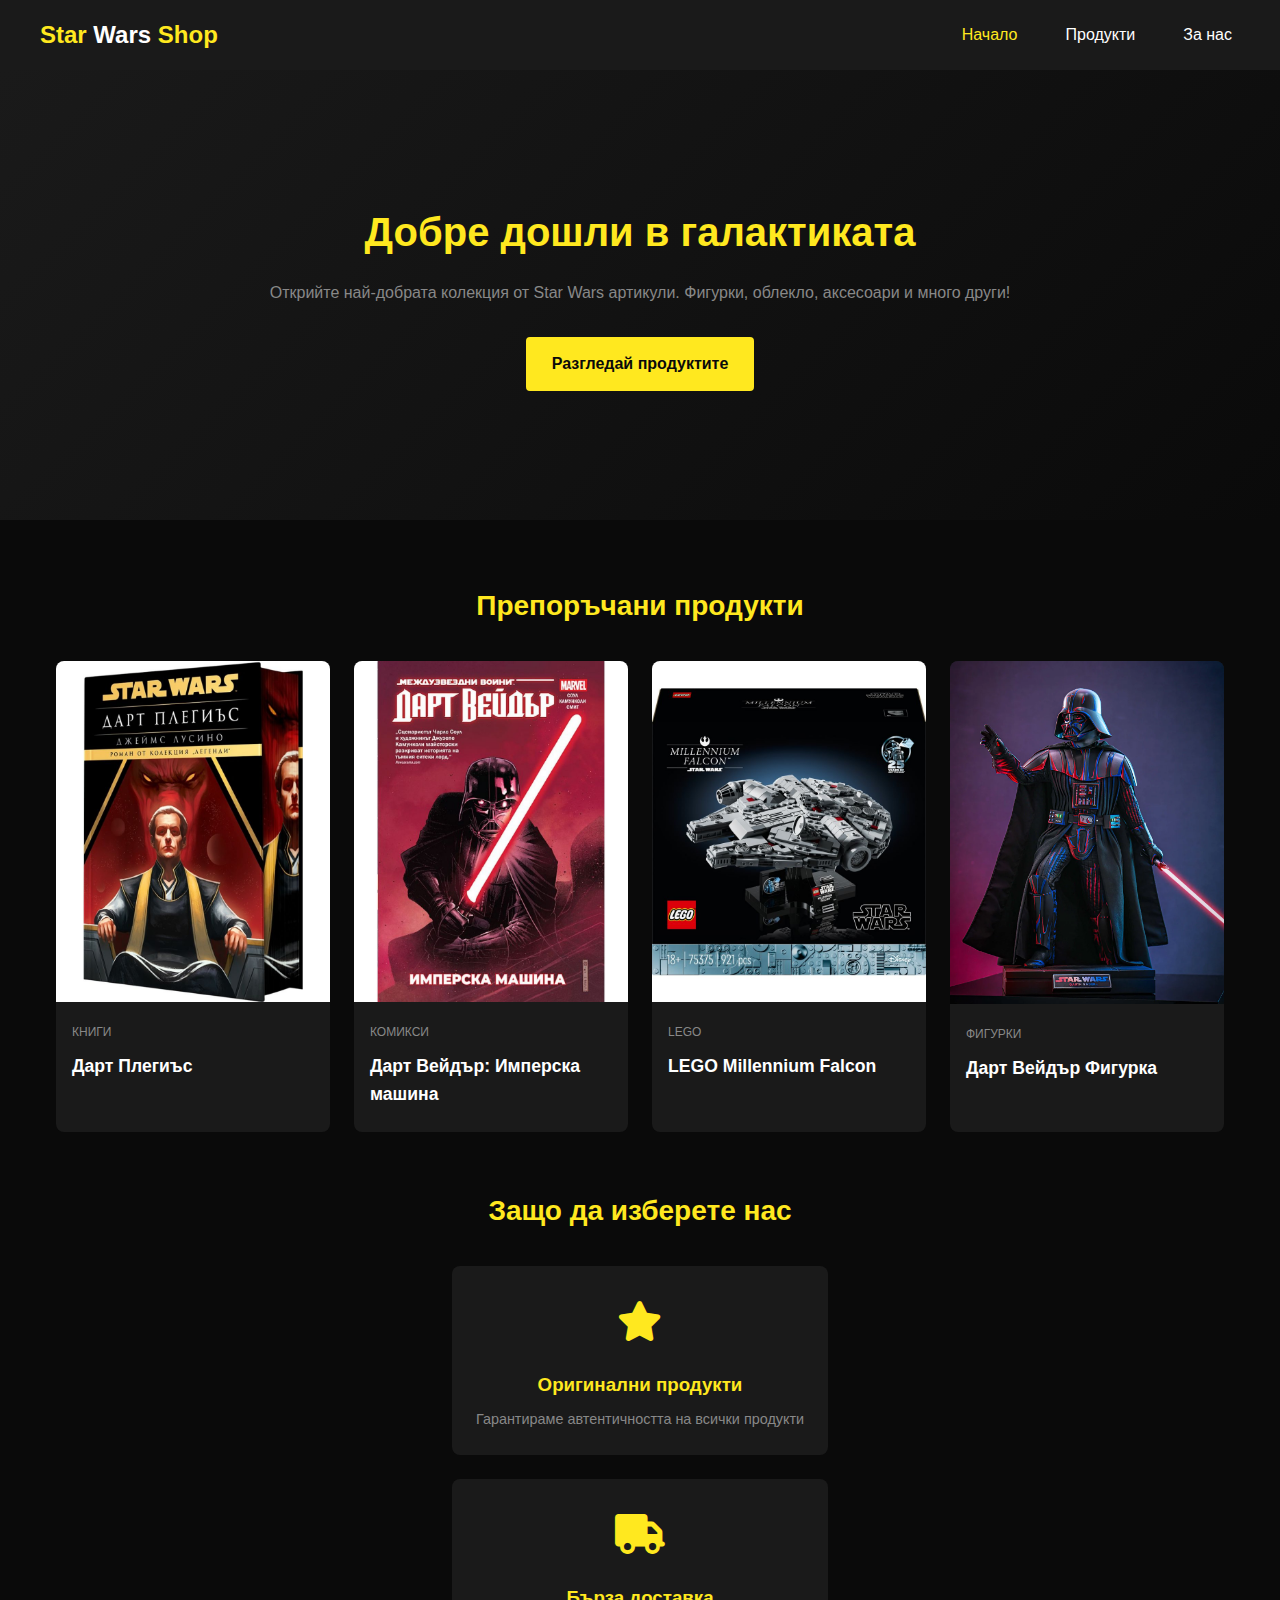
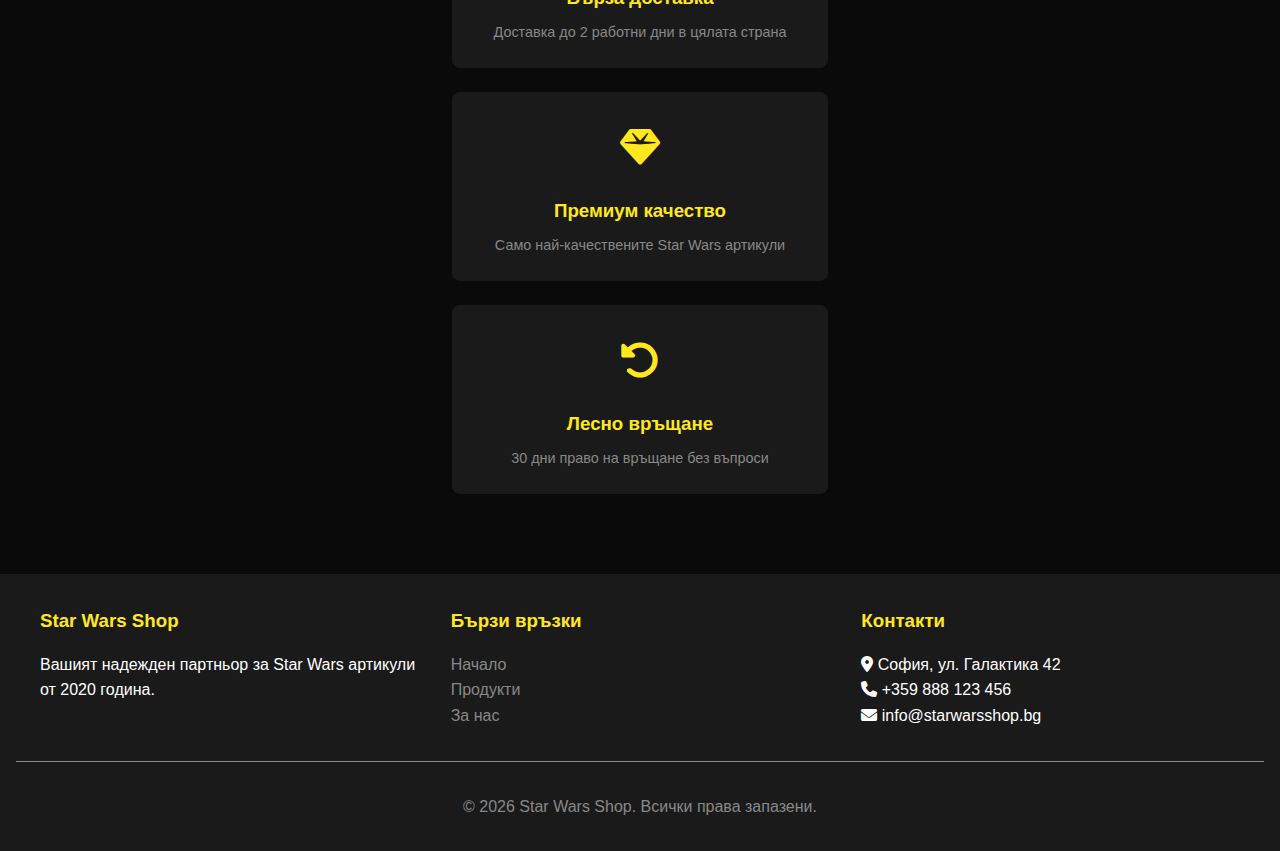
<file: index.html>
<!DOCTYPE html>
<html lang="bg">
<head>
    <meta charset="UTF-8">
    <meta name="viewport" content="width=device-width, initial-scale=1.0">
    <meta name="description" content="Star Wars Shop - Магазин за оригинални Star Wars артикули, фигурки, облекло и аксесоари">
    <meta name="keywords" content="Star Wars, магазин, фигурки, облекло, аксесоари, мърчандайз">
    <meta name="author" content="Star Wars Shop">
    <title>Star Wars Shop - Начало</title>
    <link rel="stylesheet" href="https://cdnjs.cloudflare.com/ajax/libs/font-awesome/6.5.1/css/all.min.css">
    <link rel="stylesheet" href="css/styles.css">
</head>
<body>
    <!-- Header with Navigation -->
    <header>
        <nav class="nav-container">
            <a href="index.html" class="logo">Star <span>Wars</span> Shop</a>
            
            <ul class="nav-menu">
                <li><a href="index.html" class="active">Начало</a></li>
                <li><a href="products.html">Продукти</a></li>
                <li><a href="about.html">За нас</a></li>
            </ul>
        </nav>
    </header>

    <section class="hero">
        <div class="hero-content">
            <h1>Добре дошли в галактиката</h1>
            <p>Открийте най-добрата колекция от Star Wars артикули. Фигурки, облекло, аксесоари и много други!</p>
            <a href="products.html" class="btn btn-primary">Разгледай продуктите</a>
        </div>
    </section>

    <main>
        <section id="featured">
            <h2 class="section-title">Препоръчани продукти</h2>
            
            <div class="products-grid">
                <article class="product-card" data-id="1" data-category="books" data-description="Разкрийте тъмната история на Дарт Плегиъс - Ситският лорд, който обучи Дарт Сидиъс. Роман от колекция 'Легенди' от Джеймс Лусино.">
                    <div class="product-image"><img src="images/darth-plegius.png" alt="Дарт Плегиъс"></div>
                    <div class="product-info">
                        <span class="product-category">Книги</span>
                        <h3 class="product-name">Дарт Плегиъс</h3>
                    </div>
                </article>

                <article class="product-card" data-id="4" data-category="comics" data-description="Първи том от поредицата комикси на Marvel за Дарт Вейдър. 'Имперска машина' разказва за възхода на тъмния лорд след събитията от Епизод III.">
                    <div class="product-image"><img src="images/darth-vader-tom-1.png" alt="Дарт Вейдър: Имперска машина"></div>
                    <div class="product-info">
                        <span class="product-category">Комикси</span>
                        <h3 class="product-name">Дарт Вейдър: Имперска машина</h3>
                    </div>
                </article>

                <article class="product-card" data-id="9" data-category="lego" data-description="LEGO Star Wars Millennium Falcon (75375) - юбилейно издание за 25 години LEGO Star Wars. 921 части, възраст 18+. Включва мини фигурки.">
                    <div class="product-image"><img src="images/milenium-falcon-lego.jpg" alt="LEGO Millennium Falcon"></div>
                    <div class="product-info">
                        <span class="product-category">LEGO</span>
                        <h3 class="product-name">LEGO Millennium Falcon</h3>
                    </div>
                </article>

                <article class="product-card" data-id="10" data-category="figures" data-description="Премиум колекционерска фигурка на Дарт Вейдър с невероятни детайли. Включва светещ светлинен меч и дисплей стойка.">
                    <div class="product-image"><img src="images/darth-vader-figure.png" alt="Дарт Вейдър Фигурка"></div>
                    <div class="product-info">
                        <span class="product-category">Фигурки</span>
                        <h3 class="product-name">Дарт Вейдър Фигурка</h3>
                    </div>
                </article>
            </div>
        </section>

        <section id="features">
            <h2 class="section-title">Защо да изберете нас</h2>
            
            <div class="features-grid">
                <div class="feature-card">
                    <div class="feature-icon"><i class="fas fa-star"></i></div>
                    <h3>Оригинални продукти</h3>
                    <p>Гарантираме автентичността на всички продукти</p>
                </div>

                <div class="feature-card">
                    <div class="feature-icon"><i class="fas fa-truck"></i></div>
                    <h3>Бърза доставка</h3>
                    <p>Доставка до 2 работни дни в цялата страна</p>
                </div>

                <div class="feature-card">
                    <div class="feature-icon"><i class="fas fa-gem"></i></div>
                    <h3>Премиум качество</h3>
                    <p>Само най-качествените Star Wars артикули</p>
                </div>

                <div class="feature-card">
                    <div class="feature-icon"><i class="fas fa-rotate-left"></i></div>
                    <h3>Лесно връщане</h3>
                    <p>30 дни право на връщане без въпроси</p>
                </div>
            </div>
        </section>
    </main>

    <footer>
        <div class="footer-content">
            <div class="footer-section">
                <h3>Star Wars Shop</h3>
                <p>Вашият надежден партньор за Star Wars артикули от 2020 година.</p>
            </div>

            <div class="footer-section">
                <h3>Бързи връзки</h3>
                <ul>
                    <li><a href="index.html">Начало</a></li>
                    <li><a href="products.html">Продукти</a></li>
                    <li><a href="about.html">За нас</a></li>
                </ul>
            </div>

            <div class="footer-section">
                <h3>Контакти</h3>
                <ul>
                    <li><i class="fas fa-map-marker-alt"></i> София, ул. Галактика 42</li>
                    <li><i class="fas fa-phone"></i> +359 888 123 456</li>
                    <li><i class="fas fa-envelope"></i> info@starwarsshop.bg</li>
                </ul>
            </div>
        </div>

        <div class="footer-bottom">
            <p>&copy; 2026 Star Wars Shop. Всички права запазени.</p>
        </div>
    </footer>

    <div class="product-modal">
        <div class="modal-content">
            <button class="modal-close" aria-label="Затвори">&times;</button>
            <div class="modal-image"></div>
            <div class="modal-info">
                <span class="modal-category">Категория</span>
                <h2 class="modal-name">Име на продукта</h2>
                <p class="modal-description">Описание</p>
            </div>
        </div>
    </div>

    <script src="js/script.js"></script>
</body>
</html>
</file>
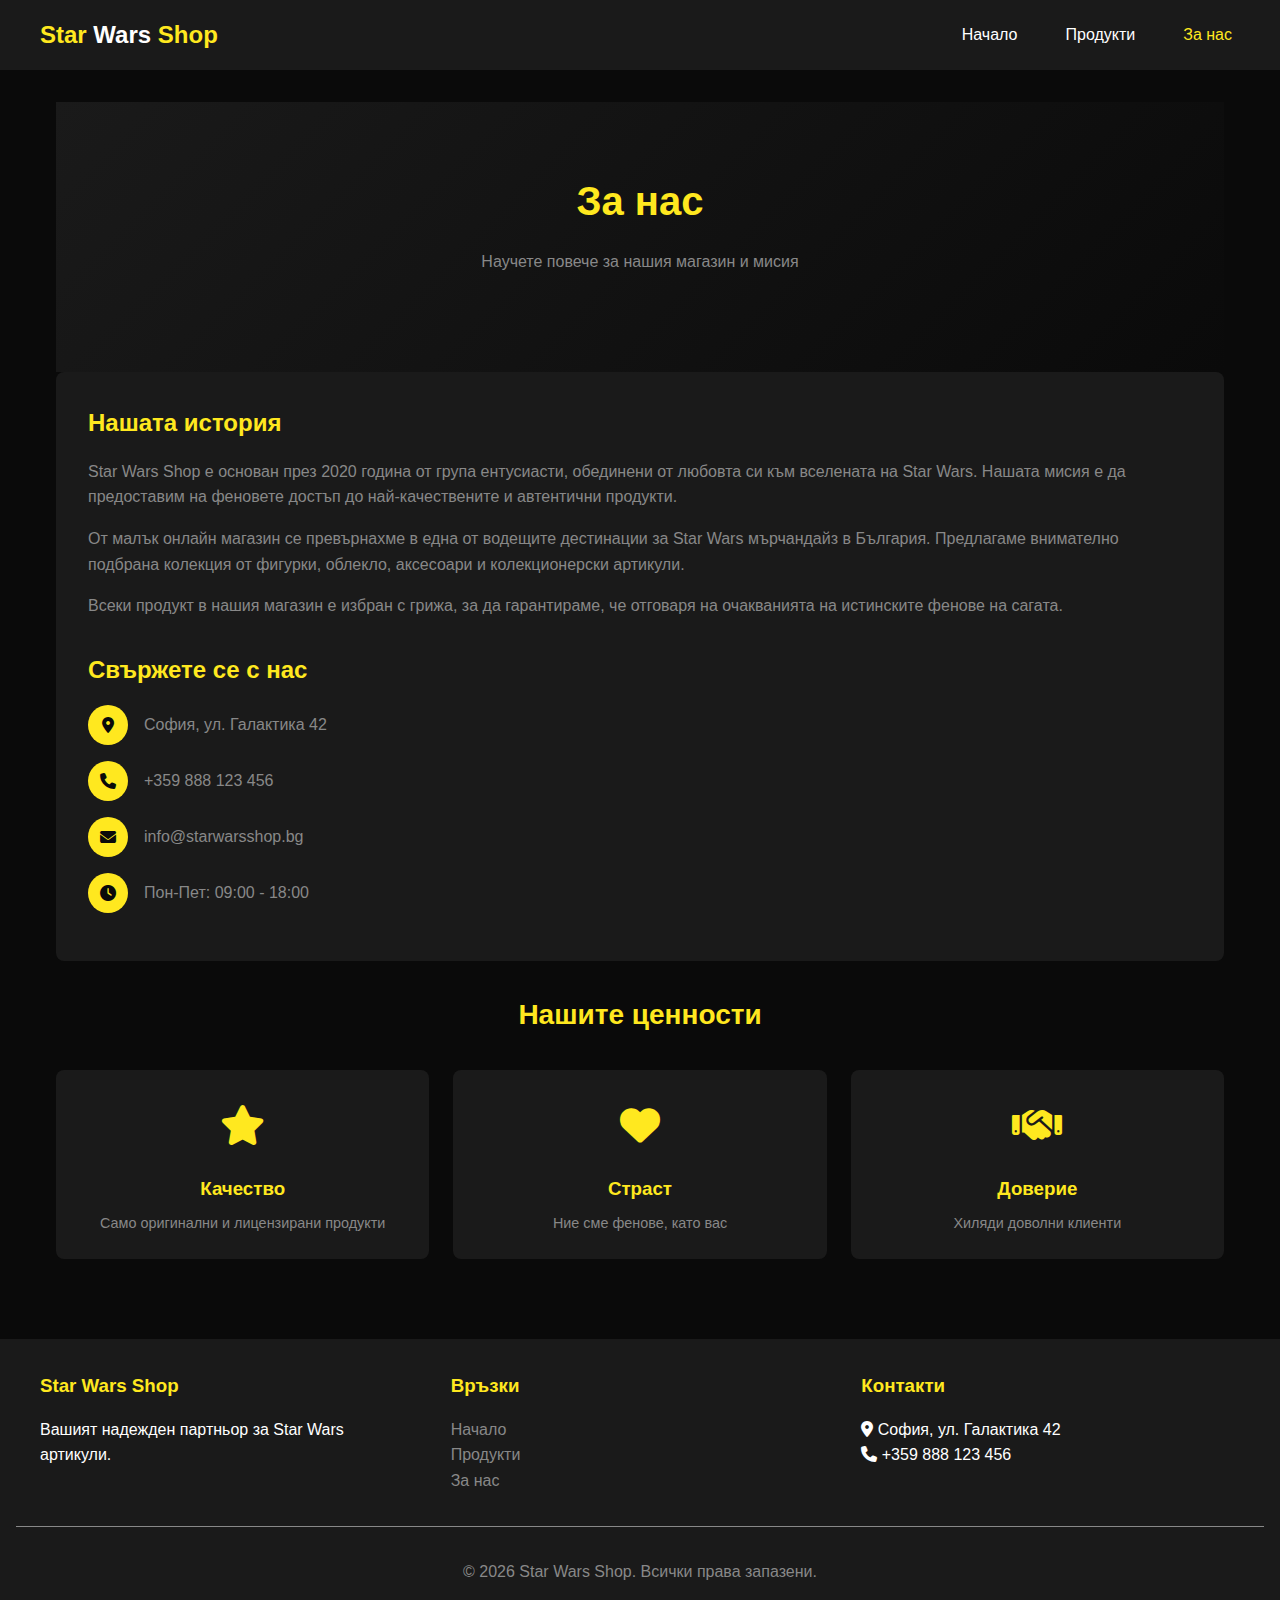
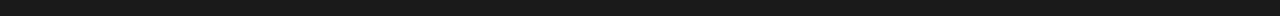
<file: about.html>
<!DOCTYPE html>
<html lang="bg">
<head>
    <meta charset="UTF-8">
    <meta name="viewport" content="width=device-width, initial-scale=1.0">
    <meta name="description" content="Star Wars Shop - За нас, контакти и информация">
    <title>Star Wars Shop - За нас</title>
    <link rel="stylesheet" href="https://cdnjs.cloudflare.com/ajax/libs/font-awesome/6.5.1/css/all.min.css">
    <link rel="stylesheet" href="css/styles.css">
</head>
<body>
    <header>
        <nav class="nav-container">
            <a href="index.html" class="logo">Star <span>Wars</span> Shop</a>
            <ul class="nav-menu">
                <li><a href="index.html">Начало</a></li>
                <li><a href="products.html">Продукти</a></li>
                <li><a href="about.html" class="active">За нас</a></li>
            </ul>
        </nav>
    </header>

    <main>
        <section class="hero hero-small">
            <div class="hero-content">
                <h1>За нас</h1>
                <p>Научете повече за нашия магазин и мисия</p>
            </div>
        </section>

        <section class="about-section">
            <div class="about-content">
                <h2>Нашата история</h2>
                <p>Star Wars Shop е основан през 2020 година от група ентусиасти, обединени от любовта си към вселената на Star Wars. Нашата мисия е да предоставим на феновете достъп до най-качествените и автентични продукти.</p>
                <p>От малък онлайн магазин се превърнахме в една от водещите дестинации за Star Wars мърчандайз в България. Предлагаме внимателно подбрана колекция от фигурки, облекло, аксесоари и колекционерски артикули.</p>
                <p>Всеки продукт в нашия магазин е избран с грижа, за да гарантираме, че отговаря на очакванията на истинските фенове на сагата.</p>

                <div class="contact-info">
                    <h2>Свържете се с нас</h2>
                    <div class="contact-item">
                        <div class="icon"><i class="fas fa-map-marker-alt"></i></div>
                        <span>София, ул. Галактика 42</span>
                    </div>
                    <div class="contact-item">
                        <div class="icon"><i class="fas fa-phone"></i></div>
                        <span>+359 888 123 456</span>
                    </div>
                    <div class="contact-item">
                        <div class="icon"><i class="fas fa-envelope"></i></div>
                        <span>info@starwarsshop.bg</span>
                    </div>
                    <div class="contact-item">
                        <div class="icon"><i class="fas fa-clock"></i></div>
                        <span>Пон-Пет: 09:00 - 18:00</span>
                    </div>
                </div>
            </div>
        </section>

        <section id="values">
            <h2 class="section-title">Нашите ценности</h2>
            <div class="features-grid">
                <div class="feature-card">
                    <div class="feature-icon"><i class="fas fa-star"></i></div>
                    <h3>Качество</h3>
                    <p>Само оригинални и лицензирани продукти</p>
                </div>
                <div class="feature-card">
                    <div class="feature-icon"><i class="fas fa-heart"></i></div>
                    <h3>Страст</h3>
                    <p>Ние сме фенове, като вас</p>
                </div>
                <div class="feature-card">
                    <div class="feature-icon"><i class="fas fa-handshake"></i></div>
                    <h3>Доверие</h3>
                    <p>Хиляди доволни клиенти</p>
                </div>
            </div>
        </section>
    </main>

    <footer>
        <div class="footer-content">
            <div class="footer-section">
                <h3>Star Wars Shop</h3>
                <p>Вашият надежден партньор за Star Wars артикули.</p>
            </div>
            <div class="footer-section">
                <h3>Връзки</h3>
                <ul>
                    <li><a href="index.html">Начало</a></li>
                    <li><a href="products.html">Продукти</a></li>
                    <li><a href="about.html">За нас</a></li>
                </ul>
            </div>
            <div class="footer-section">
                <h3>Контакти</h3>
                <ul>
                    <li><i class="fas fa-map-marker-alt"></i> София, ул. Галактика 42</li>
                    <li><i class="fas fa-phone"></i> +359 888 123 456</li>
                </ul>
            </div>
        </div>
        <div class="footer-bottom">
            <p>&copy; 2026 Star Wars Shop. Всички права запазени.</p>
        </div>
    </footer>

    <script src="js/script.js"></script>
</body>
</html>
</file>
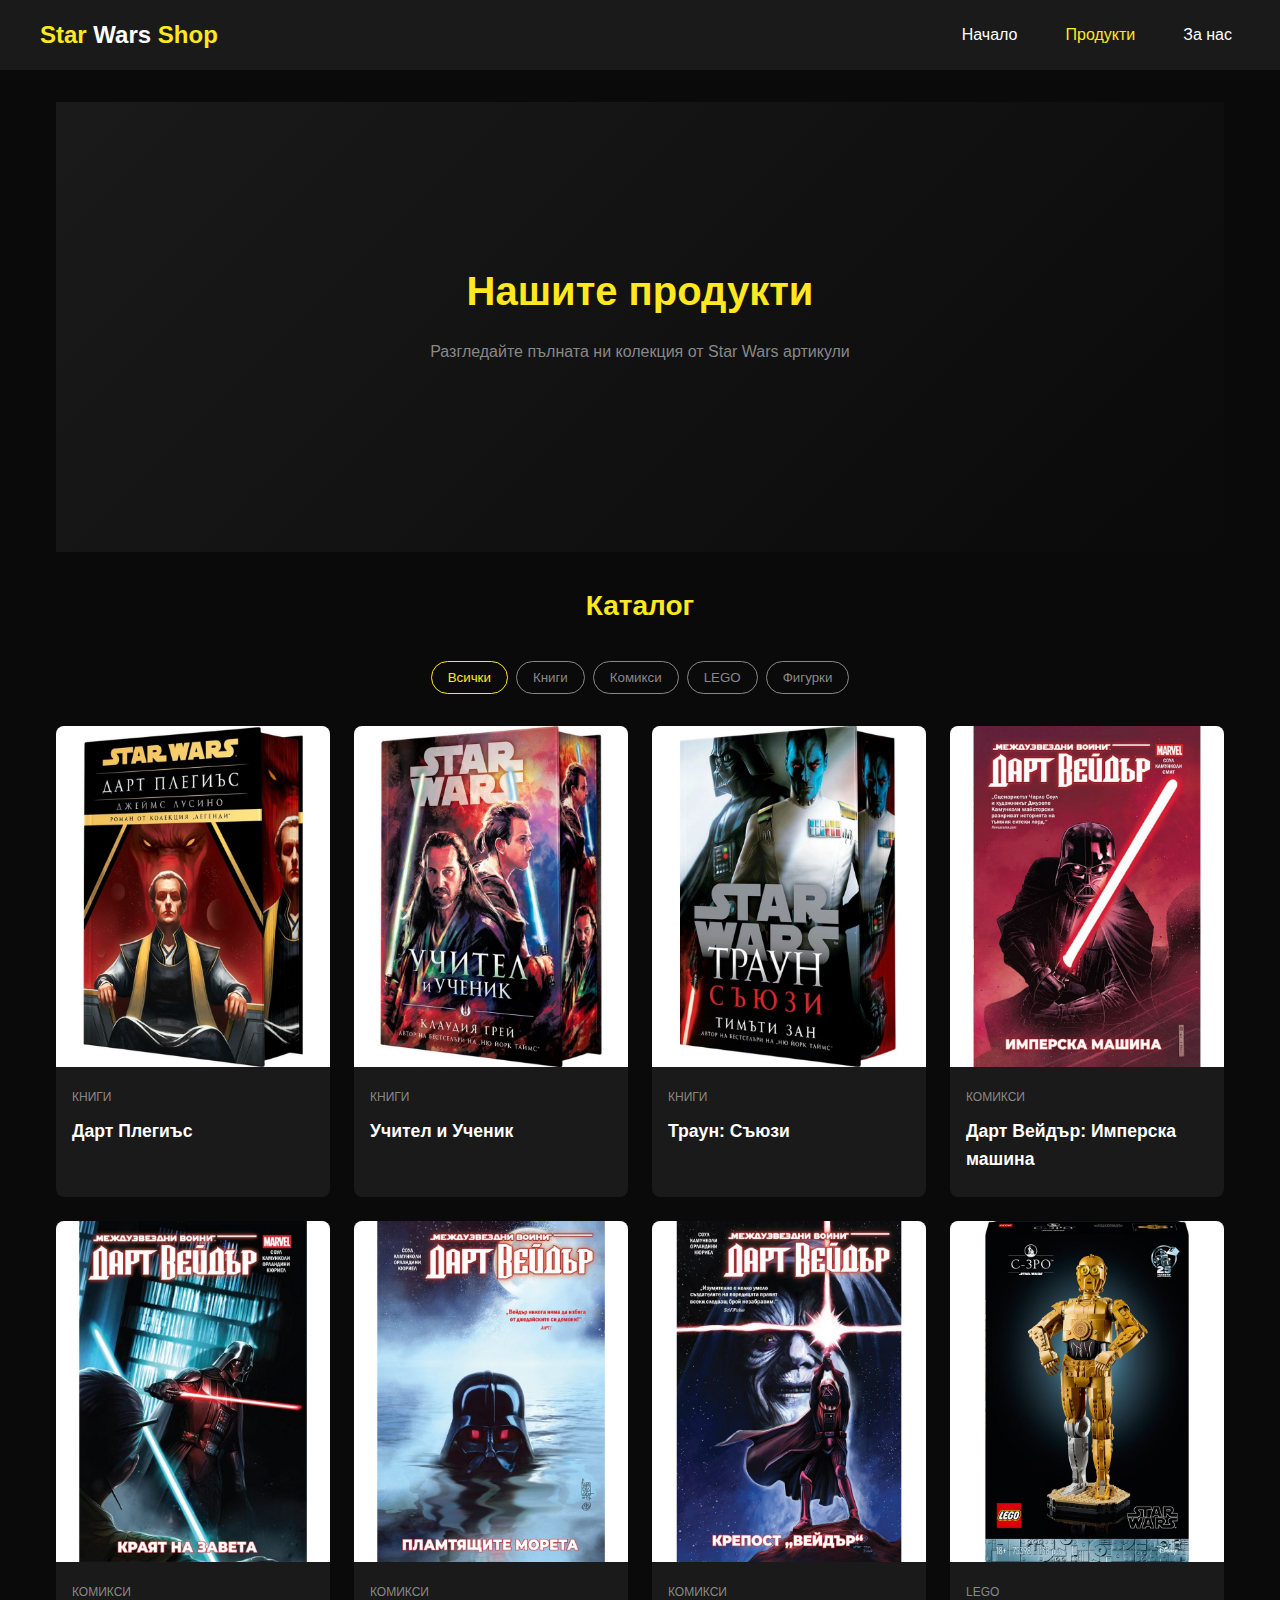
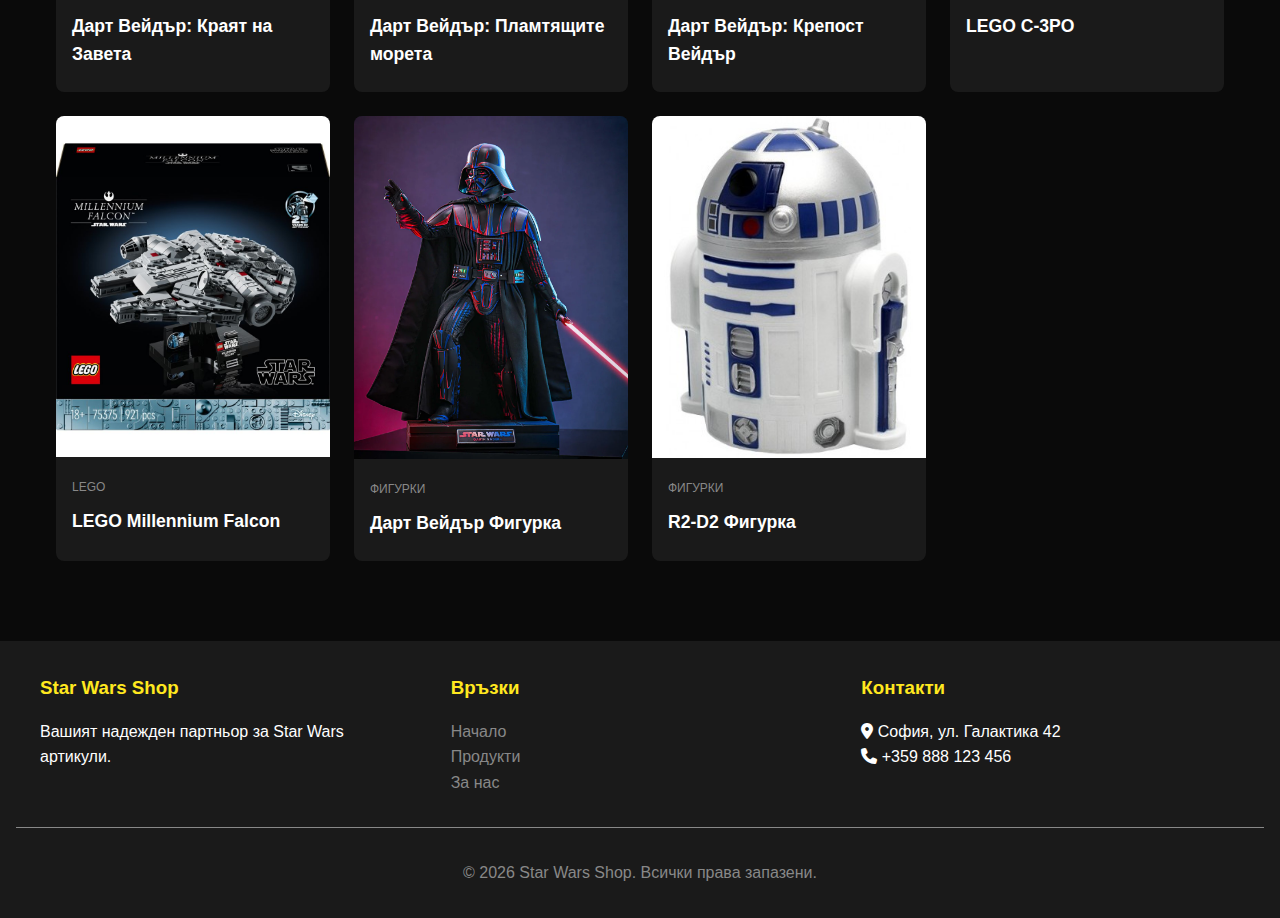
<file: products.html>
<!DOCTYPE html>
<html lang="bg">
<head>
    <meta charset="UTF-8">
    <meta name="viewport" content="width=device-width, initial-scale=1.0">
    <meta name="description" content="Star Wars Shop - Пълен каталог с продукти">
    <title>Star Wars Shop - Продукти</title>
    <link rel="stylesheet" href="https://cdnjs.cloudflare.com/ajax/libs/font-awesome/6.5.1/css/all.min.css">
    <link rel="stylesheet" href="css/styles.css">
</head>
<body>
    <header>
        <nav class="nav-container">
            <a href="index.html" class="logo">Star <span>Wars</span> Shop</a>
            <ul class="nav-menu">
                <li><a href="index.html">Начало</a></li>
                <li><a href="products.html" class="active">Продукти</a></li>
                <li><a href="about.html">За нас</a></li>
            </ul>
        </nav>
    </header>

    <main>
        <section class="hero">
            <div class="hero-content">
                <h1>Нашите продукти</h1>
                <p>Разгледайте пълната ни колекция от Star Wars артикули</p>
            </div>
        </section>

        <section id="products">
            <h2 class="section-title">Каталог</h2>
            <div class="filter-container">
                <button class="filter-btn active" data-category="all">Всички</button>
                <button class="filter-btn" data-category="books">Книги</button>
                <button class="filter-btn" data-category="comics">Комикси</button>
                <button class="filter-btn" data-category="lego">LEGO</button>
                <button class="filter-btn" data-category="figures">Фигурки</button>
            </div>

            <div class="products-grid">
                <article class="product-card" data-id="1" data-category="books" data-description="Разкрийте тъмната история на Дарт Плегиъс - Ситският лорд, който обучи Дарт Сидиъс. Роман от колекция 'Легенди' от Джеймс Лусино.">
                    <div class="product-image"><img src="images/darth-plegius.png" alt="Дарт Плегиъс"></div>
                    <div class="product-info">
                        <span class="product-category">Книги</span>
                        <h3 class="product-name">Дарт Плегиъс</h3>
                    </div>
                </article>

                <article class="product-card" data-id="2" data-category="books" data-description="Вълнуващ роман от Клаудия Грей, разказващ историята на връзката между учител и ученик в ордена на джедаите. Бестселър на Ню Йорк Таймс.">
                    <div class="product-image"><img src="images/master-and-padowan.png" alt="Учител и Ученик"></div>
                    <div class="product-info">
                        <span class="product-category">Книги</span>
                        <h3 class="product-name">Учител и Ученик</h3>
                    </div>
                </article>

                <article class="product-card" data-id="3" data-category="books" data-description="Траун: Съюзи от Тимъти Зан - продължението на култовата поредица за гениалния имперски гранд адмирал Траун. Бестселър на Ню Йорк Таймс.">
                    <div class="product-image"><img src="images/traun.png" alt="Траун: Съюзи"></div>
                    <div class="product-info">
                        <span class="product-category">Книги</span>
                        <h3 class="product-name">Траун: Съюзи</h3>
                    </div>
                </article>

                <article class="product-card" data-id="4" data-category="comics" data-description="Първи том от поредицата комикси на Marvel за Дарт Вейдър. 'Имперска машина' разказва за възхода на тъмния лорд след събитията от Епизод III.">
                    <div class="product-image"><img src="images/darth-vader-tom-1.png" alt="Дарт Вейдър: Имперска машина"></div>
                    <div class="product-info">
                        <span class="product-category">Комикси</span>
                        <h3 class="product-name">Дарт Вейдър: Имперска машина</h3>
                    </div>
                </article>

                <article class="product-card" data-id="5" data-category="comics" data-description="Втори том от поредицата комикси на Marvel. 'Краят на Завета' продължава епичната история на Дарт Вейдър и неговата борба с джедайските оцелели.">
                    <div class="product-image"><img src="images/darth-vader-tom-2.png" alt="Дарт Вейдър: Краят на Завета"></div>
                    <div class="product-info">
                        <span class="product-category">Комикси</span>
                        <h3 class="product-name">Дарт Вейдър: Краят на Завета</h3>
                    </div>
                </article>

                <article class="product-card" data-id="6" data-category="comics" data-description="Трети том от поредицата комикси на Marvel. 'Пламтящите морета' разкрива нови тайни от миналото на Анакин Скайуокър.">
                    <div class="product-image"><img src="images/darth-vader-tom-3.png" alt="Дарт Вейдър: Пламтящите морета"></div>
                    <div class="product-info">
                        <span class="product-category">Комикси</span>
                        <h3 class="product-name">Дарт Вейдър: Пламтящите морета</h3>
                    </div>
                </article>

                <article class="product-card" data-id="7" data-category="comics" data-description="Четвърти том от поредицата комикси на Marvel. 'Крепост Вейдър' разказва за строежа на легендарната крепост на Мустафар.">
                    <div class="product-image"><img src="images/darth-vader-tom-4.png" alt="Дарт Вейдър: Крепост Вейдър"></div>
                    <div class="product-info">
                        <span class="product-category">Комикси</span>
                        <h3 class="product-name">Дарт Вейдър: Крепост Вейдър</h3>
                    </div>
                </article>

                <article class="product-card" data-id="8" data-category="lego" data-description="LEGO Star Wars C-3PO (75398) - юбилейно издание за 25 години LEGO Star Wars. 1138 части, възраст 18+. Включва дисплей стойка.">
                    <div class="product-image"><img src="images/c3po-lego.jpg" alt="LEGO C-3PO"></div>
                    <div class="product-info">
                        <span class="product-category">LEGO</span>
                        <h3 class="product-name">LEGO C-3PO</h3>
                    </div>
                </article>

                <article class="product-card" data-id="9" data-category="lego" data-description="LEGO Star Wars Millennium Falcon (75375) - юбилейно издание за 25 години LEGO Star Wars. 921 части, възраст 18+. Включва мини фигурки.">
                    <div class="product-image"><img src="images/milenium-falcon-lego.jpg" alt="LEGO Millennium Falcon"></div>
                    <div class="product-info">
                        <span class="product-category">LEGO</span>
                        <h3 class="product-name">LEGO Millennium Falcon</h3>
                    </div>
                </article>

                <article class="product-card" data-id="10" data-category="figures" data-description="Премиум колекционерска фигурка на Дарт Вейдър с невероятни детайли. Включва светещ светлинен меч и дисплей стойка.">
                    <div class="product-image"><img src="images/darth-vader-figure.png" alt="Дарт Вейдър Фигурка"></div>
                    <div class="product-info">
                        <span class="product-category">Фигурки</span>
                        <h3 class="product-name">Дарт Вейдър Фигурка</h3>
                    </div>
                </article>

                <article class="product-card" data-id="11" data-category="figures" data-description="Колекционерска фигурка на любимия дроид R2-D2. Детайлен дизайн с движещи се части и автентичен вид от филмите.">
                    <div class="product-image"><img src="images/r2d2-figure.jpg" alt="R2-D2 Фигурка"></div>
                    <div class="product-info">
                        <span class="product-category">Фигурки</span>
                        <h3 class="product-name">R2-D2 Фигурка</h3>
                    </div>
                </article>
            </div>
        </section>
    </main>

    <footer>
        <div class="footer-content">
            <div class="footer-section">
                <h3>Star Wars Shop</h3>
                <p>Вашият надежден партньор за Star Wars артикули.</p>
            </div>
            <div class="footer-section">
                <h3>Връзки</h3>
                <ul>
                    <li><a href="index.html">Начало</a></li>
                    <li><a href="products.html">Продукти</a></li>
                    <li><a href="about.html">За нас</a></li>
                </ul>
            </div>
            <div class="footer-section">
                <h3>Контакти</h3>
                <ul>
                    <li><i class="fas fa-map-marker-alt"></i> София, ул. Галактика 42</li>
                    <li><i class="fas fa-phone"></i> +359 888 123 456</li>
                </ul>
            </div>
        </div>
        <div class="footer-bottom">
            <p>&copy; 2026 Star Wars Shop. Всички права запазени.</p>
        </div>
    </footer>

    <div class="product-modal">
        <div class="modal-content">
            <button class="modal-close" aria-label="Затвори">&times;</button>
            <div class="modal-image"></div>
            <div class="modal-info">
                <span class="modal-category">Категория</span>
                <h2 class="modal-name">Име на продукта</h2>
                <p class="modal-description">Описание</p>
            </div>
        </div>
    </div>

    <script src="js/script.js"></script>
</body>
</html>
</file>
<file: css/styles.css>
@import url('base.css');
@import url('layout.css');
@import url('components.css');
@import url('responsive.css');
</file>
